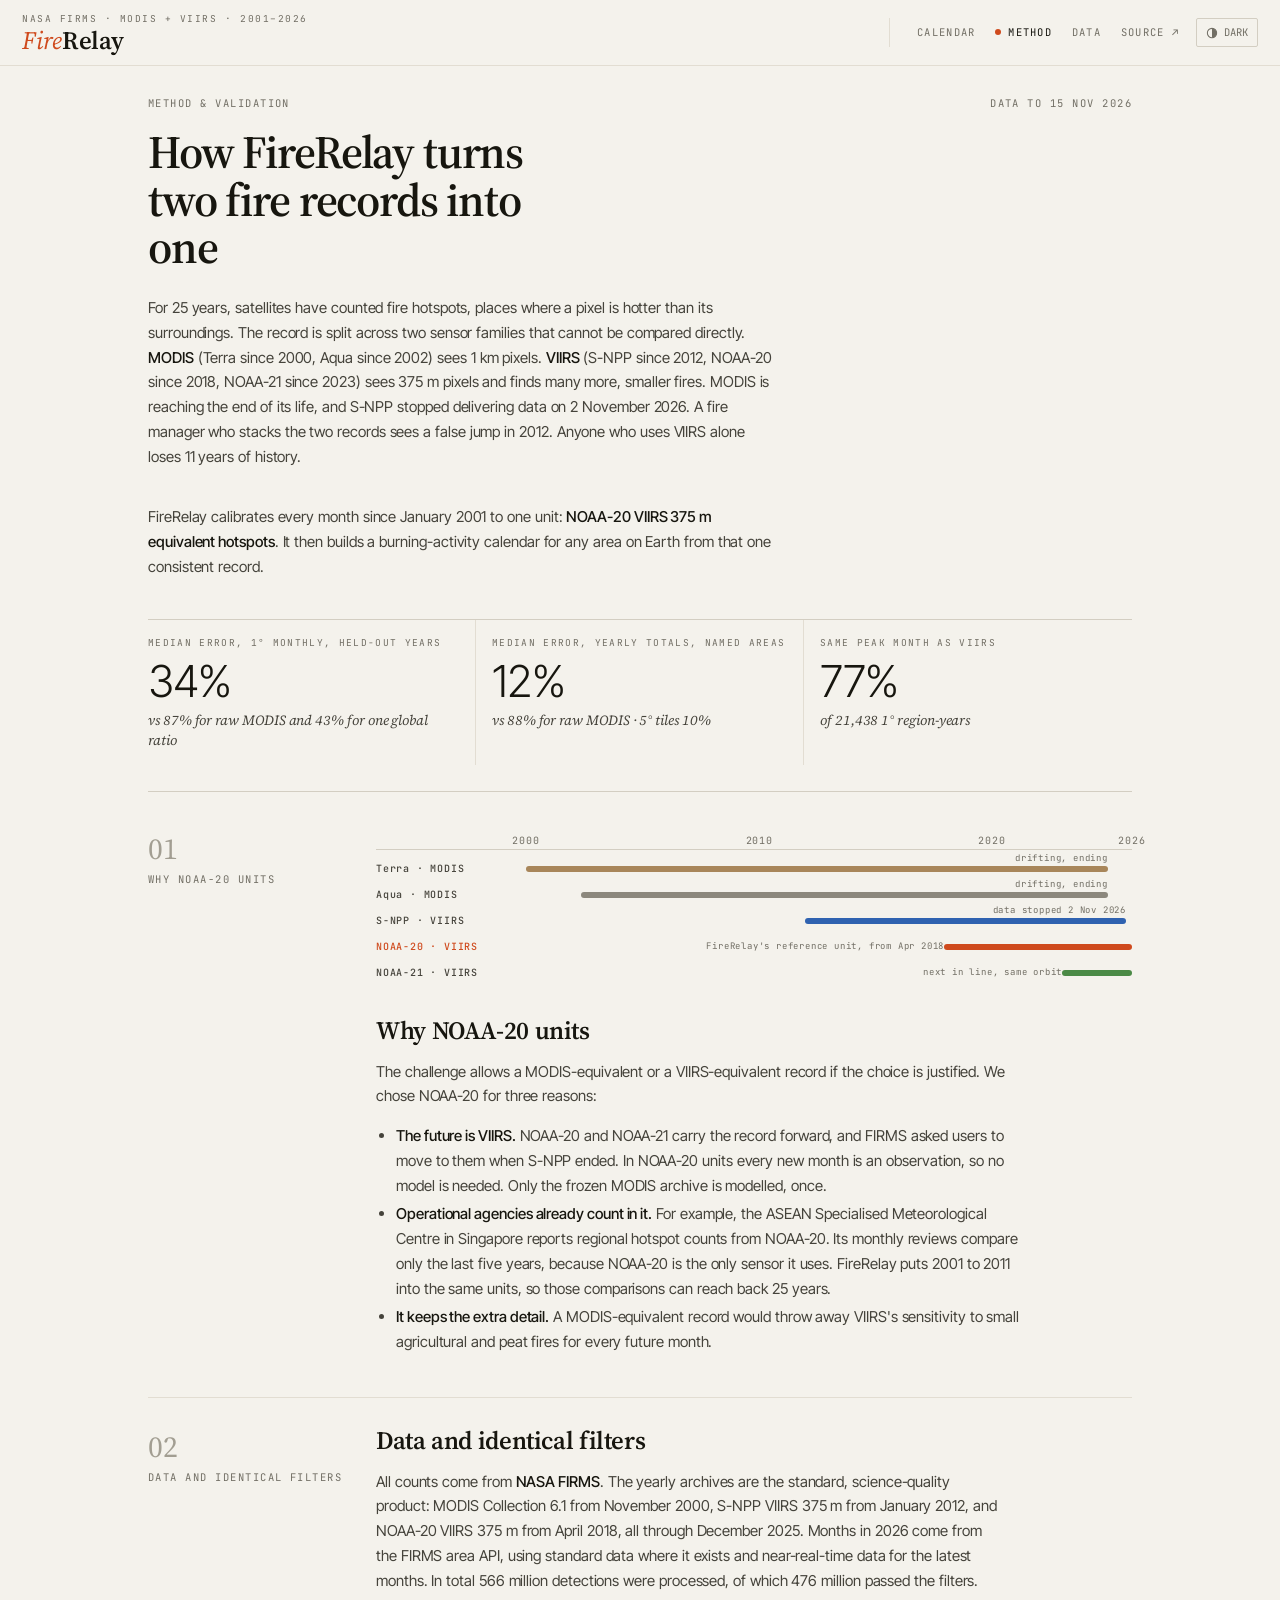
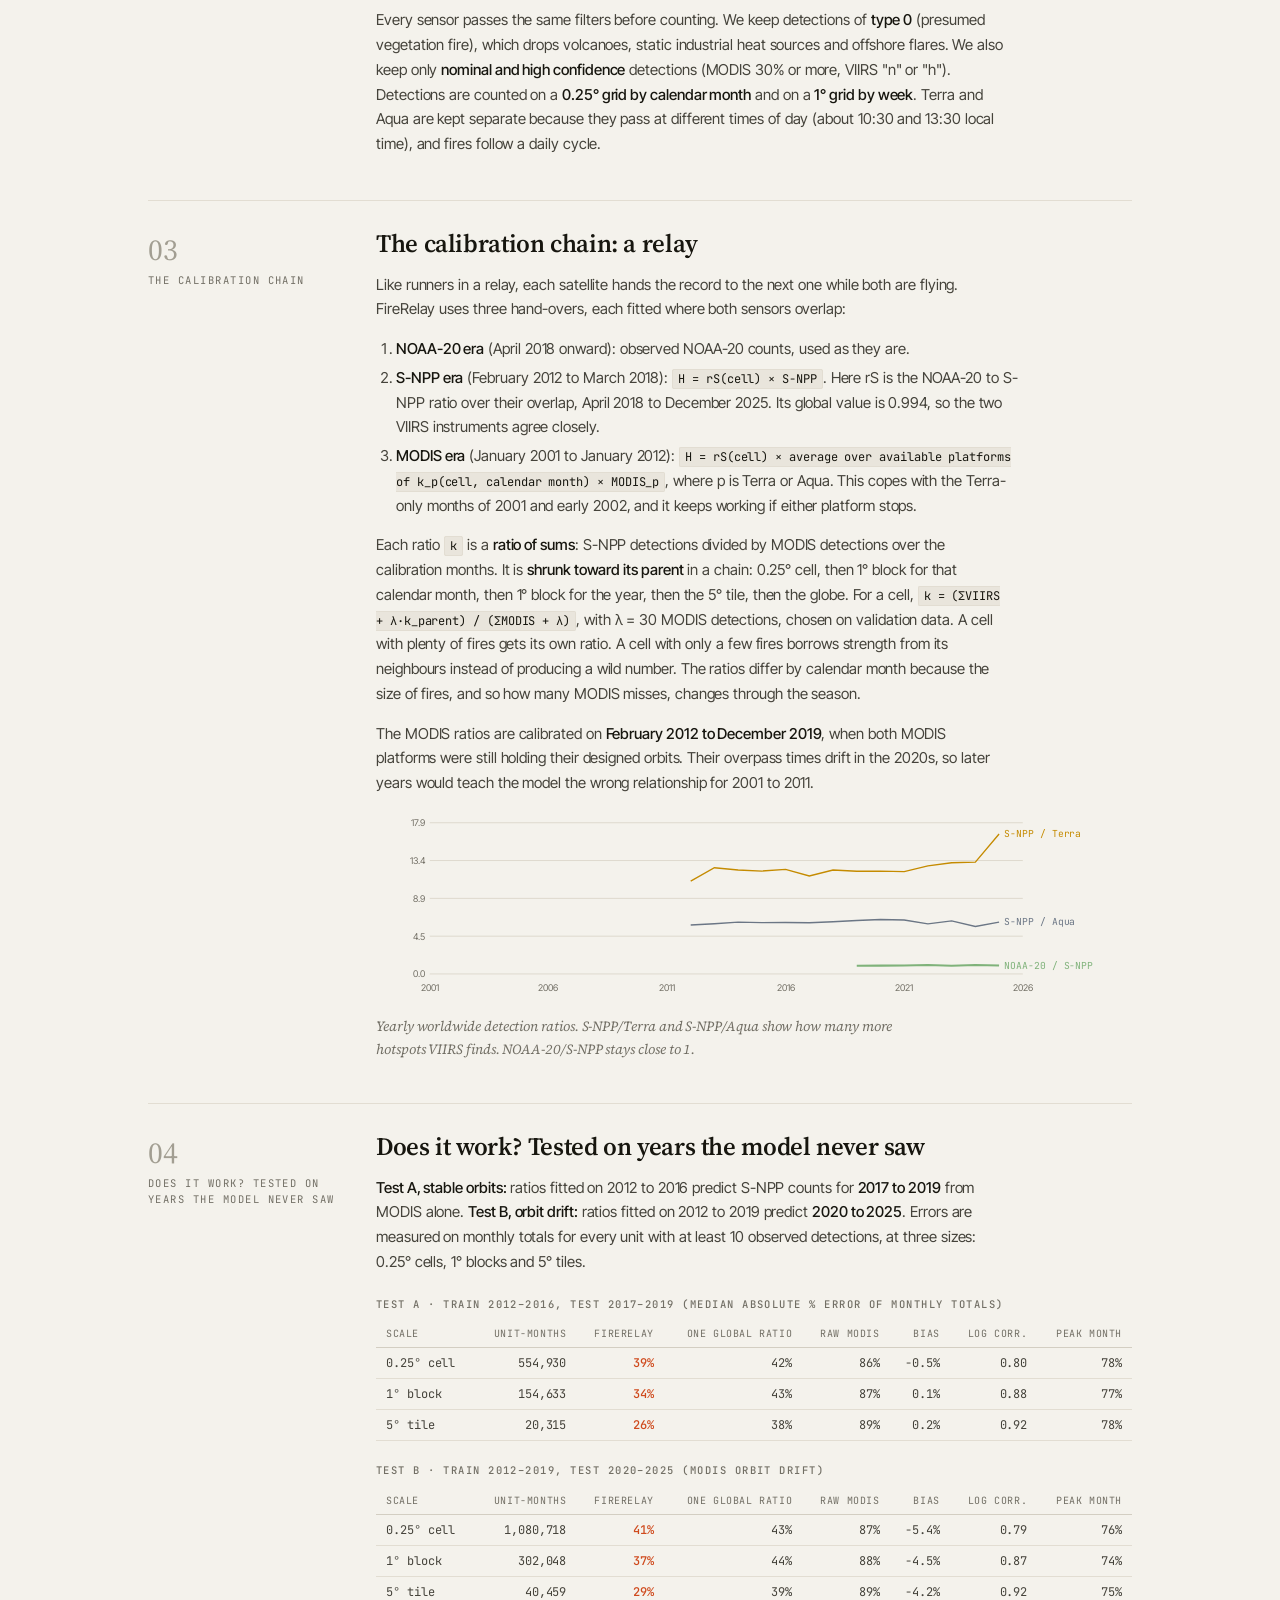
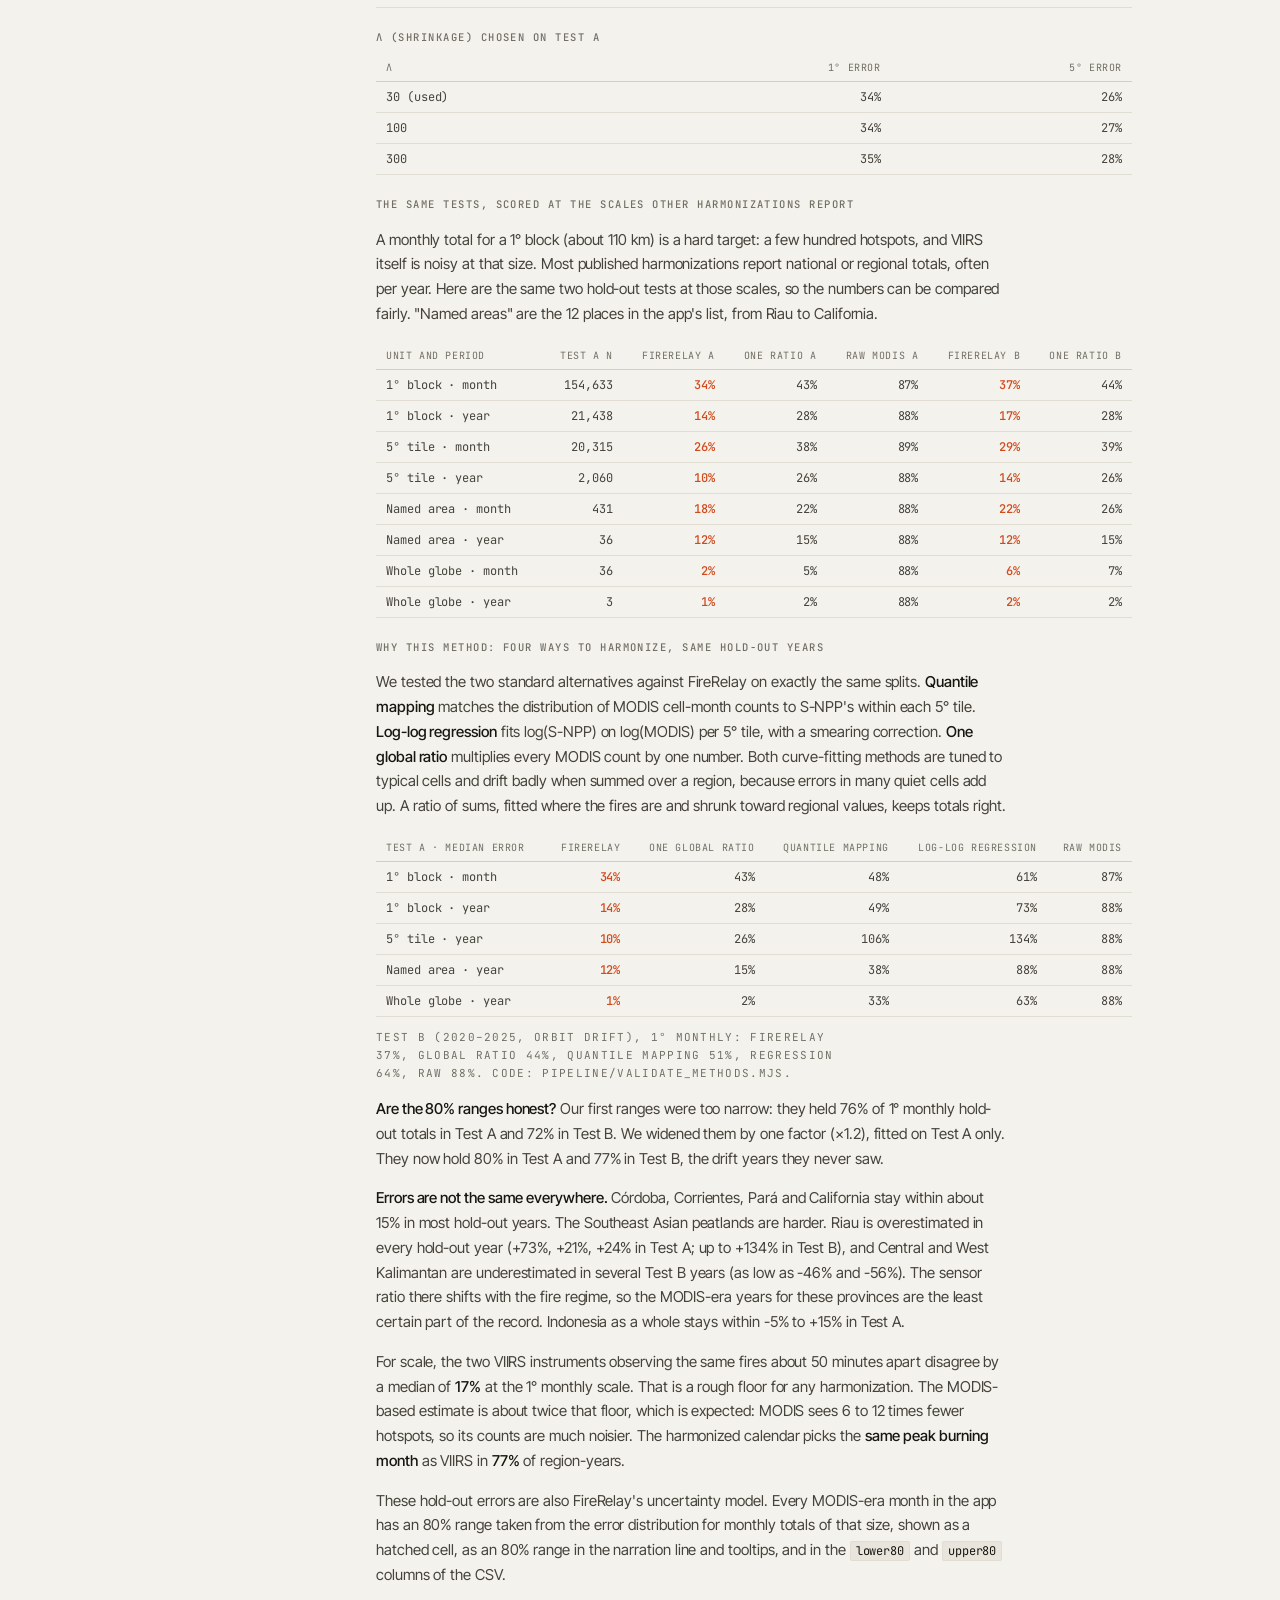
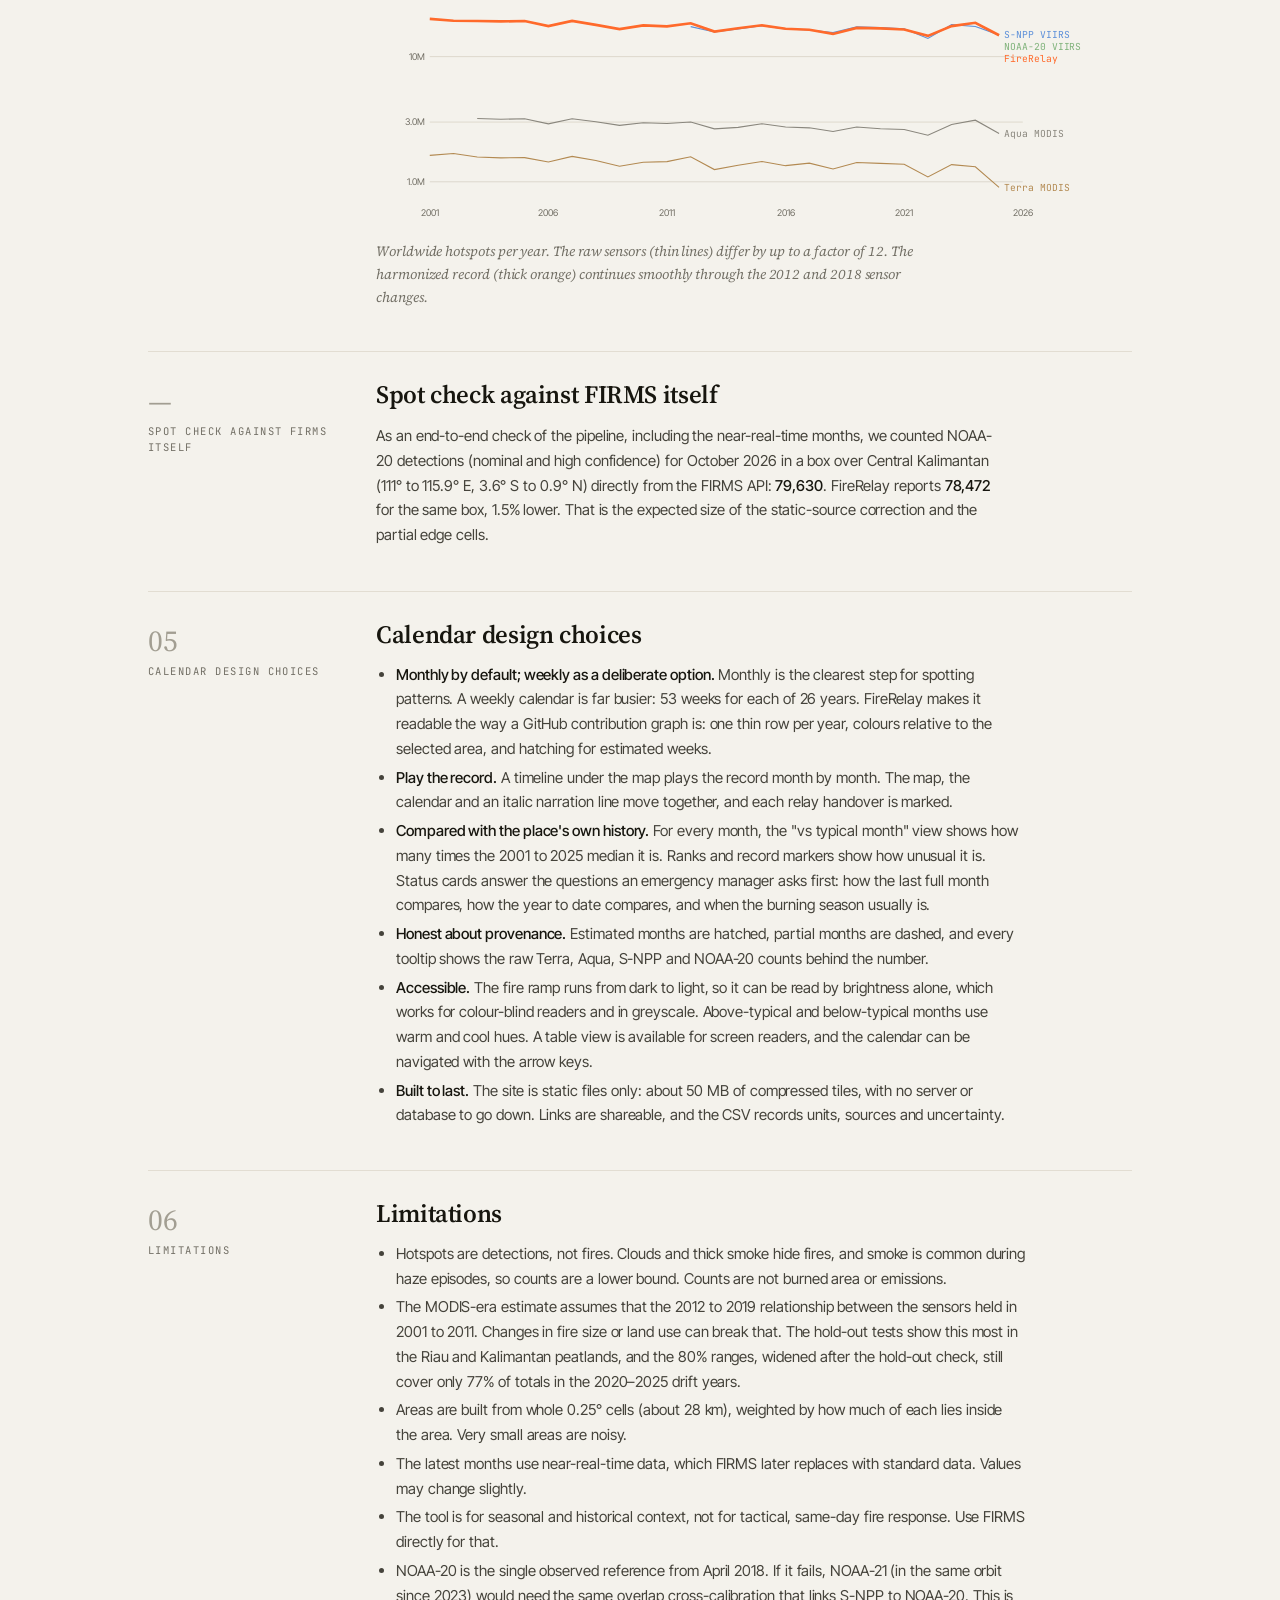
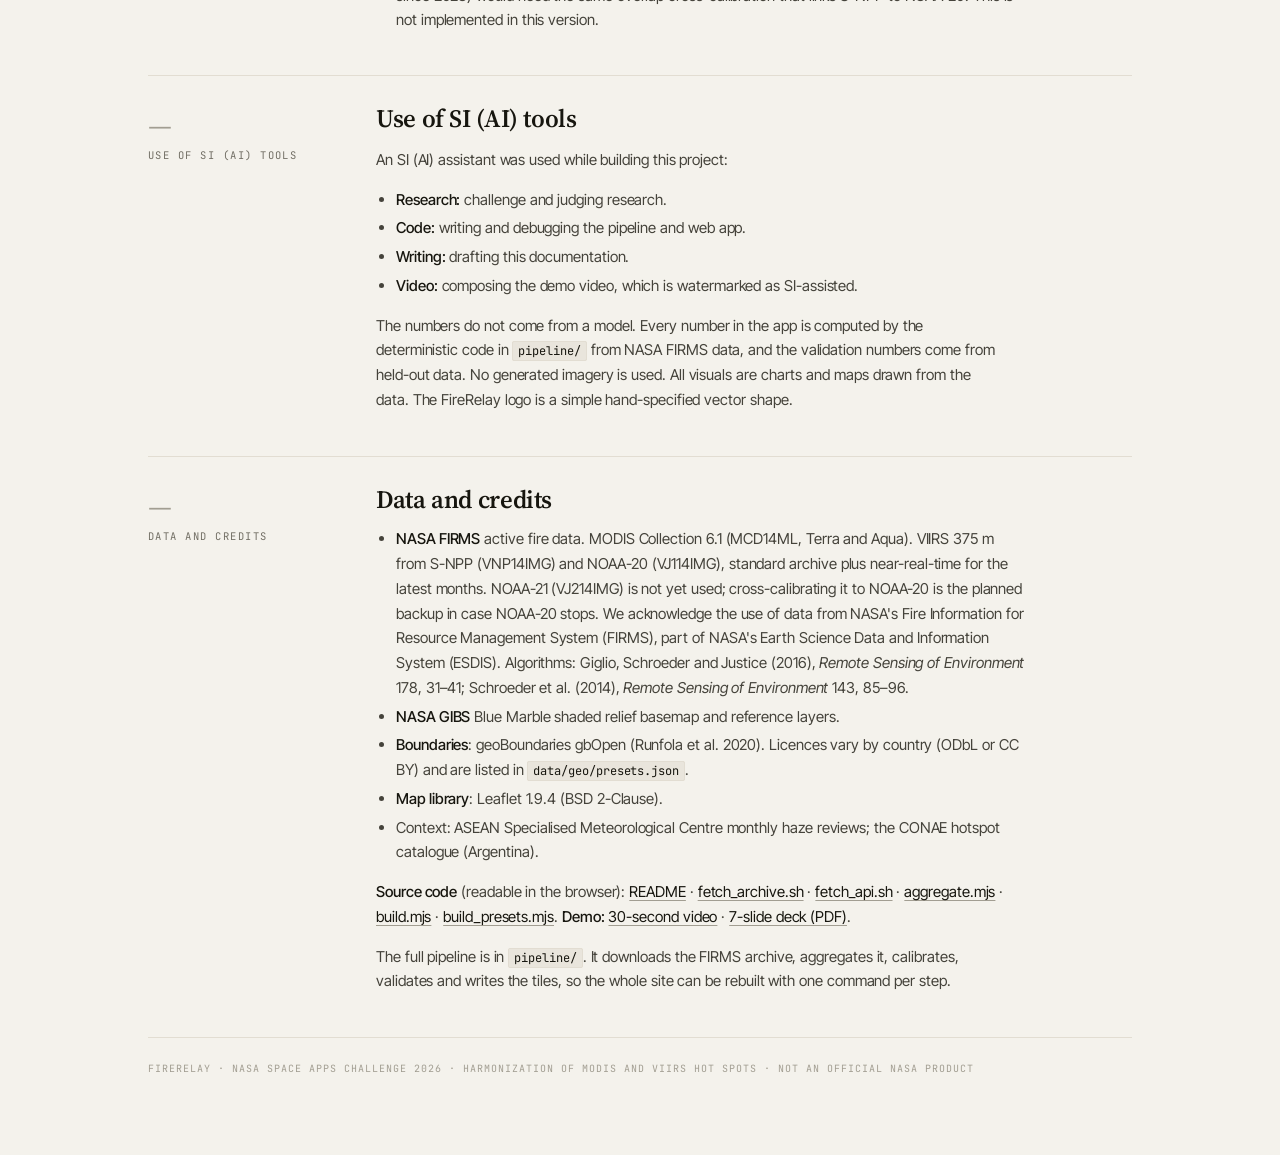
<file: web/method.html>
<!doctype html>
<html lang="en">
<head>
<meta charset="utf-8">
<meta name="viewport" content="width=device-width, initial-scale=1">
<title>FireRelay · method and validation</title>
<meta name="description" content="How FireRelay harmonizes MODIS and VIIRS active-fire hotspots into one NOAA-20-equivalent record, and how well it works on held-out years.">
<link rel="icon" href="data:image/svg+xml,%3Csvg%20xmlns%3D%22http%3A%2F%2Fwww.w3.org%2F2000%2Fsvg%22%20viewBox%3D%220%200%2032%2032%22%3E%3Crect%20width%3D%2232%22%20height%3D%2232%22%20rx%3D%227%22%20fill%3D%22%23b10026%22%2F%3E%3Cpath%20d%3D%22M5.5%2022.5%20C%2010%2022.5%2C%2011%2012.5%2C%2016%2012.5%20S%2022%2021.5%2C%2026.5%209.5%22%20stroke%3D%22%23fff%22%20stroke-width%3D%222.6%22%20fill%3D%22none%22%20stroke-linecap%3D%22round%22%2F%3E%3Ccircle%20cx%3D%225.5%22%20cy%3D%2222.5%22%20r%3D%222.6%22%20fill%3D%22%23ffd28a%22%2F%3E%3Ccircle%20cx%3D%2216%22%20cy%3D%2212.5%22%20r%3D%222.6%22%20fill%3D%22%23fff%22%2F%3E%3Ccircle%20cx%3D%2226.5%22%20cy%3D%229.5%22%20r%3D%222.6%22%20fill%3D%22%23fff%22%2F%3E%3C%2Fsvg%3E">
<script>document.documentElement.dataset.theme = localStorage.getItem('fr-theme') || 'light';</script><link rel="preconnect" href="https://fonts.googleapis.com"><link rel="preconnect" href="https://fonts.gstatic.com" crossorigin>
<link rel="stylesheet" href="https://fonts.googleapis.com/css2?family=Source+Serif+4:ital,opsz,wght@0,8..60,400;0,8..60,600;1,8..60,400&family=Inter+Tight:wght@300;400;500;600&family=JetBrains+Mono:wght@400;500&display=swap">
<link rel="stylesheet" href="style.css">
</head>
<body class="doc">
<header class="hdr" style="position:sticky;top:0;height:66px">
  <div class="hdr-l">
    <div class="kickline">NASA FIRMS · MODIS + VIIRS · 2001–2026</div>
    <div class="brandrow"><a class="logo" href="./"><em>Fire</em>Relay</a><span class="vrule" aria-hidden="true"></span><span class="tagline">Method, validation and data</span></div>
  </div>
  <div class="hdr-r">
    <nav class="nav mono" aria-label="Main"><a href="./">CALENDAR</a><a class="on" href="method.html" aria-current="page"><i class="dot"></i>METHOD</a><a href="#data">DATA</a><a href="https://github.com/su0as/firerelay" rel="noopener">SOURCE ↗</a><button class="themebtn" id="themeBtn" aria-label="Switch colour theme"><svg viewBox="0 0 16 16" aria-hidden="true"><circle cx="8" cy="8" r="6.2" fill="none" stroke="currentColor" stroke-width="1.4"/><path d="M8 1.8a6.2 6.2 0 0 1 0 12.4z" fill="currentColor"/></svg><span id="themeLbl">DARK</span></button></nav>
  </div>
</header>

<div class="docwrap">
<div class="lead">
  <div class="kick mono"><span>METHOD &amp; VALIDATION</span><span id="built"></span></div>
  <h1>How FireRelay turns two fire records into one</h1>
  <p>For 25 years, satellites have counted fire hotspots, places where a pixel is hotter than its surroundings. The record is split across two sensor families that cannot be compared directly. <b>MODIS</b> (Terra since 2000, Aqua since 2002) sees 1 km pixels. <b>VIIRS</b> (S-NPP since 2012, NOAA-20 since 2018, NOAA-21 since 2023) sees 375 m pixels and finds many more, smaller fires. MODIS is reaching the end of its life, and S-NPP stopped delivering data on 2 November 2026. A fire manager who stacks the two records sees a false jump in 2012. Anyone who uses VIIRS alone loses 11 years of history.</p>
  <p>FireRelay calibrates every month since January 2001 to one unit: <b>NOAA-20 VIIRS 375 m equivalent hotspots</b>. It then builds a burning-activity calendar for any area on Earth from that one consistent record.</p>
  <div class="kpis" id="kpis"></div>
</div>

<section>
  <div class="kick mono"><b>01</b>WHY NOAA-20 UNITS</div>
  <div>
  <div class="sat-tl" aria-label="Satellite timeline">
    <div class="sat-row"><span class="y" style="--l:0">2000</span><span class="y" style="--l:38.5">2010</span><span class="y" style="--l:76.9">2020</span><span class="y" style="--l:100">2026</span></div>
    <div class="sat"><b>Terra · MODIS</b><i style="--l:0;--w:96;background:#a8865a"></i><em style="--l:96;">drifting, ending</em></div>
    <div class="sat"><b>Aqua · MODIS</b><i style="--l:9;--w:87;background:#8c887d"></i><em style="--l:96;">drifting, ending</em></div>
    <div class="sat"><b>S-NPP · VIIRS</b><i style="--l:46;--w:53;background:#2f62b0"></i><em style="--l:99;">data stopped 2 Nov 2026</em></div>
    <div class="sat ref"><b>NOAA-20 · VIIRS</b><i style="--l:69;--w:31;background:#cf4a1d"></i><em style="--l:69;top:6px">FireRelay's reference unit, from Apr 2018</em></div>
    <div class="sat"><b>NOAA-21 · VIIRS</b><i style="--l:88.5;--w:11.5;background:#4b8a46"></i><em style="--l:88.5;top:6px">next in line, same orbit</em></div>
  </div>
  <h2>Why NOAA-20 units</h2>
  <p>The challenge allows a MODIS-equivalent or a VIIRS-equivalent record if the choice is justified. We chose NOAA-20 for three reasons:</p>
  <ul>
    <li><b>The future is VIIRS.</b> NOAA-20 and NOAA-21 carry the record forward, and FIRMS asked users to move to them when S-NPP ended. In NOAA-20 units every new month is an observation, so no model is needed. Only the frozen MODIS archive is modelled, once.</li>
    <li><b>Operational agencies already count in it.</b> For example, the ASEAN Specialised Meteorological Centre in Singapore reports regional hotspot counts from NOAA-20. Its monthly reviews compare only the last five years, because NOAA-20 is the only sensor it uses. FireRelay puts 2001 to 2011 into the same units, so those comparisons can reach back 25 years.</li>
    <li><b>It keeps the extra detail.</b> A MODIS-equivalent record would throw away VIIRS's sensitivity to small agricultural and peat fires for every future month.</li>
  </ul>
  </div>
</section>

<section>
  <div class="kick mono"><b>02</b>DATA AND IDENTICAL FILTERS</div>
  <div>
  <h2>Data and identical filters</h2>
  <p>All counts come from <b>NASA FIRMS</b>. The yearly archives are the standard, science-quality product: MODIS Collection 6.1 from November 2000, S-NPP VIIRS 375 m from January 2012, and NOAA-20 VIIRS 375 m from April 2018, all through December 2025. Months in 2026 come from the FIRMS area API, using standard data where it exists and near-real-time data for the latest months. <span id="rowsNote"></span></p>
  <p>Every sensor passes the same filters before counting. We keep detections of <b>type 0</b> (presumed vegetation fire), which drops volcanoes, static industrial heat sources and offshore flares. We also keep only <b>nominal and high confidence</b> detections (MODIS 30% or more, VIIRS "n" or "h"). Detections are counted on a <b>0.25° grid by calendar month</b> and on a <b>1° grid by week</b>. Terra and Aqua are kept separate because they pass at different times of day (about 10:30 and 13:30 local time), and fires follow a daily cycle.</p>
  </div>
</section>

<section>
  <div class="kick mono"><b>03</b>THE CALIBRATION CHAIN</div>
  <div>
  <h2>The calibration chain: a relay</h2>
  <p>Like runners in a relay, each satellite hands the record to the next one while both are flying. FireRelay uses three hand-overs, each fitted where both sensors overlap:</p>
  <ol>
    <li><b>NOAA-20 era</b> (April 2018 onward): observed NOAA-20 counts, used as they are.</li>
    <li><b>S-NPP era</b> (February 2012 to March 2018): <code>H = rS(cell) × S-NPP</code>. Here rS is the NOAA-20 to S-NPP ratio over their overlap, April 2018 to December 2025. Its global value is <span id="kSN"></span>, so the two VIIRS instruments agree closely.</li>
    <li><b>MODIS era</b> (January 2001 to January 2012): <code>H = rS(cell) × average over available platforms of k_p(cell, calendar month) × MODIS_p</code>, where p is Terra or Aqua. This copes with the Terra-only months of 2001 and early 2002, and it keeps working if either platform stops.</li>
  </ol>
  <p>Each ratio <code>k</code> is a <b>ratio of sums</b>: S-NPP detections divided by MODIS detections over the calibration months. It is <b>shrunk toward its parent</b> in a chain: 0.25° cell, then 1° block for that calendar month, then 1° block for the year, then the 5° tile, then the globe. For a cell, <code>k = (ΣVIIRS + λ·k_parent) / (ΣMODIS + λ)</code>, with λ = <span id="lam"></span> MODIS detections, chosen on validation data. A cell with plenty of fires gets its own ratio. A cell with only a few fires borrows strength from its neighbours instead of producing a wild number. The ratios differ by calendar month because the size of fires, and so how many MODIS misses, changes through the season.</p>
  <p>The MODIS ratios are calibrated on <b>February 2012 to December 2019</b>, when both MODIS platforms were still holding their designed orbits. Their overpass times drift in the 2020s, so later years would teach the model the wrong relationship for 2001 to 2011.</p>
  <div class="chart" id="ratioChart"></div>
  <p class="hint">Yearly worldwide detection ratios. S-NPP/Terra and S-NPP/Aqua show how many more hotspots VIIRS finds. NOAA-20/S-NPP stays close to 1.</p>
  </div>
</section>

<section>
  <div class="kick mono"><b>04</b>DOES IT WORK? TESTED ON YEARS THE MODEL NEVER SAW</div>
  <div>
  <h2>Does it work? Tested on years the model never saw</h2>
  <p><b>Test A, stable orbits:</b> ratios fitted on 2012 to 2016 predict S-NPP counts for <b>2017 to 2019</b> from MODIS alone. <b>Test B, orbit drift:</b> ratios fitted on 2012 to 2019 predict <b>2020 to 2025</b>. Errors are measured on monthly totals for every unit with at least 10 observed detections, at three sizes: 0.25° cells, 1° blocks and 5° tiles.</p>
  <div id="skill"></div>
  <h3 class="sub">The same tests, scored at the scales other harmonizations report</h3>
  <p>A monthly total for a 1° block (about 110 km) is a hard target: a few hundred hotspots, and VIIRS itself is noisy at that size. Most published harmonizations report national or regional totals, often per year. Here are the same two hold-out tests at those scales, so the numbers can be compared fairly. "Named areas" are the 12 places in the app's list, from Riau to California.</p>
  <div id="scales"></div>
  <h3 class="sub">Why this method: four ways to harmonize, same hold-out years</h3>
  <p>We tested the two standard alternatives against FireRelay on exactly the same splits. <b>Quantile mapping</b> matches the distribution of MODIS cell-month counts to S-NPP's within each 5° tile. <b>Log-log regression</b> fits log(S-NPP) on log(MODIS) per 5° tile, with a smearing correction. <b>One global ratio</b> multiplies every MODIS count by one number. Both curve-fitting methods are tuned to typical cells and drift badly when summed over a region, because errors in many quiet cells add up. A ratio of sums, fitted where the fires are and shrunk toward regional values, keeps totals right.</p>
  <div id="contest"></div>
  <p id="covNote"></p>
  <p id="regNote"></p>
  <p>For scale, the two VIIRS instruments observing the same fires about 50 minutes apart disagree by a median of <b id="vvBlock"></b> at the 1° monthly scale. That is a rough floor for any harmonization. The MODIS-based estimate is about twice that floor, which is expected: MODIS sees 6 to 12 times fewer hotspots, so its counts are much noisier. The harmonized calendar picks the <b>same peak burning month</b> as VIIRS in <b id="peakPct"></b> of region-years.</p>
  <p>These hold-out errors are also FireRelay's uncertainty model. Every MODIS-era month in the app has an 80% range taken from the error distribution for monthly totals of that size, shown as a hatched cell, as an 80% range in the narration line and tooltips, and in the <code>lower80</code> and <code>upper80</code> columns of the CSV.</p>
  <div class="chart" id="globalChart"></div>
  <p class="hint">Worldwide hotspots per year. The raw sensors (thin lines) differ by up to a factor of 12. The harmonized record (thick orange) continues smoothly through the 2012 and 2018 sensor changes.</p>
  </div>
</section>

<section>
  <div class="kick mono"><b>—</b>SPOT CHECK AGAINST FIRMS ITSELF</div>
  <div>
  <h2>Spot check against FIRMS itself</h2>
  <p>As an end-to-end check of the pipeline, including the near-real-time months, we counted NOAA-20 detections (nominal and high confidence) for October 2026 in a box over Central Kalimantan (111° to 115.9° E, 3.6° S to 0.9° N) directly from the FIRMS API: <b>79,630</b>. FireRelay reports <b>78,472</b> for the same box, 1.5% lower. That is the expected size of the static-source correction and the partial edge cells.</p>
  </div>
</section>

<section>
  <div class="kick mono"><b>05</b>CALENDAR DESIGN CHOICES</div>
  <div>
  <h2>Calendar design choices</h2>
  <ul>
    <li><b>Monthly by default; weekly as a deliberate option.</b> Monthly is the clearest step for spotting patterns. A weekly calendar is far busier: 53 weeks for each of 26 years. FireRelay makes it readable the way a GitHub contribution graph is: one thin row per year, colours relative to the selected area, and hatching for estimated weeks.</li>
    <li><b>Play the record.</b> A timeline under the map plays the record month by month. The map, the calendar and an italic narration line move together, and each relay handover is marked.</li>
    <li><b>Compared with the place's own history.</b> For every month, the "vs typical month" view shows how many times the 2001 to 2025 median it is. Ranks and record markers show how unusual it is. Status cards answer the questions an emergency manager asks first: how the last full month compares, how the year to date compares, and when the burning season usually is.</li>
    <li><b>Honest about provenance.</b> Estimated months are hatched, partial months are dashed, and every tooltip shows the raw Terra, Aqua, S-NPP and NOAA-20 counts behind the number.</li>
    <li><b>Accessible.</b> The fire ramp runs from dark to light, so it can be read by brightness alone, which works for colour-blind readers and in greyscale. Above-typical and below-typical months use warm and cool hues. A table view is available for screen readers, and the calendar can be navigated with the arrow keys.</li>
    <li><b>Built to last.</b> The site is static files only: about 50 MB of compressed tiles, with no server or database to go down. Links are shareable, and the CSV records units, sources and uncertainty.</li>
  </ul>
  </div>
</section>

<section>
  <div class="kick mono"><b>06</b>LIMITATIONS</div>
  <div>
  <h2>Limitations</h2>
  <ul>
    <li>Hotspots are detections, not fires. Clouds and thick smoke hide fires, and smoke is common during haze episodes, so counts are a lower bound. Counts are not burned area or emissions.</li>
    <li>The MODIS-era estimate assumes that the 2012 to 2019 relationship between the sensors held in 2001 to 2011. Changes in fire size or land use can break that. The hold-out tests show this most in the Riau and Kalimantan peatlands, and the 80% ranges, widened after the hold-out check, still cover only 77% of totals in the 2020–2025 drift years.</li>
    <li>Areas are built from whole 0.25° cells (about 28 km), weighted by how much of each lies inside the area. Very small areas are noisy.</li>
    <li>The latest months use near-real-time data, which FIRMS later replaces with standard data. Values may change slightly.</li>
    <li>The tool is for seasonal and historical context, not for tactical, same-day fire response. Use FIRMS directly for that.</li>
    <li>NOAA-20 is the single observed reference from April 2018. If it fails, NOAA-21 (in the same orbit since 2023) would need the same overlap cross-calibration that links S-NPP to NOAA-20. This is not implemented in this version.</li>
  </ul>
  </div>
</section>

<section id="si">
  <div class="kick mono"><b>—</b>USE OF SI (AI) TOOLS</div>
  <div>
  <h2>Use of SI (AI) tools</h2>
  <p>An SI (AI) assistant was used while building this project:</p>
  <ul>
    <li><b>Research:</b> challenge and judging research.</li>
    <li><b>Code:</b> writing and debugging the pipeline and web app.</li>
    <li><b>Writing:</b> drafting this documentation.</li>
    <li><b>Video:</b> composing the demo video, which is watermarked as SI-assisted.</li>
  </ul>
  <p>The numbers do not come from a model. Every number in the app is computed by the deterministic code in <code>pipeline/</code> from NASA FIRMS data, and the validation numbers come from held-out data. No generated imagery is used. All visuals are charts and maps drawn from the data. The FireRelay logo is a simple hand-specified vector shape.</p>
  </div>
</section>

<section id="data">
  <div class="kick mono"><b>—</b>DATA AND CREDITS</div>
  <div>
  <h2>Data and credits</h2>
  <ul>
    <li><b>NASA FIRMS</b> active fire data. MODIS Collection 6.1 (MCD14ML, Terra and Aqua). VIIRS 375 m from S-NPP (VNP14IMG) and NOAA-20 (VJ114IMG), standard archive plus near-real-time for the latest months. NOAA-21 (VJ214IMG) is not yet used; cross-calibrating it to NOAA-20 is the planned backup in case NOAA-20 stops. We acknowledge the use of data from NASA's Fire Information for Resource Management System (FIRMS), part of NASA's Earth Science Data and Information System (ESDIS). Algorithms: Giglio, Schroeder and Justice (2016), <i>Remote Sensing of Environment</i> 178, 31–41; Schroeder et al. (2014), <i>Remote Sensing of Environment</i> 143, 85–96.</li>
    <li><b>NASA GIBS</b> Blue Marble shaded relief basemap and reference layers.</li>
    <li><b>Boundaries</b>: geoBoundaries gbOpen (Runfola et al. 2020). Licences vary by country (ODbL or CC BY) and are listed in <code>data/geo/presets.json</code>.</li>
    <li><b>Map library</b>: Leaflet 1.9.4 (BSD 2-Clause).</li>
    <li>Context: ASEAN Specialised Meteorological Centre monthly haze reviews; the CONAE hotspot catalogue (Argentina).</li>
  </ul>
  <p><b>Source code</b> (readable in the browser): <a href="source/README.md">README</a> · <a href="source/fetch_archive.sh.txt">fetch_archive.sh</a> · <a href="source/fetch_api.sh.txt">fetch_api.sh</a> · <a href="source/aggregate.mjs">aggregate.mjs</a> · <a href="source/build.mjs">build.mjs</a> · <a href="source/build_presets.mjs">build_presets.mjs</a>. <b>Demo:</b> <a href="demo/firerelay-demo.mp4">30-second video</a> · <a href="demo/firerelay-slides.pdf">7-slide deck (PDF)</a>.</p>
  <p>The full pipeline is in <code>pipeline/</code>. It downloads the FIRMS archive, aggregates it, calibrates, validates and writes the tiles, so the whole site can be rebuilt with one command per step.</p>
  </div>
</section>
<div class="foot">FIRERELAY · NASA SPACE APPS CHALLENGE 2026 · HARMONIZATION OF MODIS AND VIIRS HOT SPOTS · NOT AN OFFICIAL NASA PRODUCT</div>
</div>

<script type="module">
const V = await (await fetch('data/validation.json')).json();
const M = await (await fetch('data/meta.json')).json();
const pct = x => (100 * x).toFixed(0) + '%';
const MON = ['Jan','Feb','Mar','Apr','May','Jun','Jul','Aug','Sep','Oct','Nov','Dec'];
if (M.lastDate) { const d = new Date(M.lastDate + 'T00:00:00Z'); document.getElementById('built').textContent = `DATA TO ${d.getUTCDate()} ${MON[d.getUTCMonth()].toUpperCase()} ${d.getUTCFullYear()}`; }
const st = V.stable, dr = V.drift;
let VS = null; try { VS = await (await fetch('data/validation_scales.json')).json(); } catch {}
document.getElementById('kpis').innerHTML = `
 <div class="card"><div class="k">Median error, 1° monthly, held-out years</div><div class="v">${pct(st.block.medianAbsPctError.harmonized)}</div><div class="d">vs ${pct(st.block.medianAbsPctError.rawModis)} for raw MODIS and ${pct(st.block.medianAbsPctError.globalRatio)} for one global ratio</div></div>
 <div class="card"><div class="k">Median error, yearly totals, named areas</div><div class="v">${VS ? pct(VS.testA.region.annual.harmonized) : '–'}</div><div class="d">${VS ? `vs ${pct(VS.testA.region.annual.rawModis)} for raw MODIS · 5° tiles ${pct(VS.testA.tile.annual.harmonized)}` : ''}</div></div>
 <div class="card"><div class="k">Same peak month as VIIRS</div><div class="v">${pct(st.block.peakMonthAgreement)}</div><div class="d">of ${st.block.peakN.toLocaleString()} 1° region-years</div></div>`;
document.getElementById('kSN').textContent = V.snppToN20.kGlobal.toFixed(3);
document.getElementById('lam').textContent = V.lambda;
document.getElementById('vvBlock').textContent = pct(V.snppToN20.block.medianAbsPctError);
document.getElementById('peakPct').textContent = pct(st.block.peakMonthAgreement);
try { const s = await (await fetch('data/build_stats.json')).json(); document.getElementById('rowsNote').textContent = `In total ${(s.rows / 1e6).toFixed(0)} million detections were processed, of which ${(s.kept / 1e6).toFixed(0)} million passed the filters.`; } catch {}
const row = (name, o) => `<tr><td>${name}</td><td>${o.n.toLocaleString()}</td><td class="good">${pct(o.medianAbsPctError.harmonized)}</td><td>${pct(o.medianAbsPctError.globalRatio)}</td><td>${pct(o.medianAbsPctError.rawModis)}</td><td>${(100 * o.bias).toFixed(1)}%</td><td>${o.logCorr.toFixed(2)}</td><td>${pct(o.peakMonthAgreement)}</td></tr>`;
const tbl = (title, r) => `<h3>${title}</h3><table><thead><tr><th>Scale</th><th>Unit-months</th><th>FireRelay</th><th>One global ratio</th><th>Raw MODIS</th><th>Bias</th><th>Log corr.</th><th>Peak month</th></tr></thead><tbody>${row('0.25° cell', r.cell)}${row('1° block', r.block)}${row('5° tile', r.tile)}</tbody></table>`;
try { const VM = await (await fetch('data/validation_methods.json')).json(); const MT = [['fire', 'FireRelay'], ['glob', 'One global ratio'], ['qm', 'Quantile mapping'], ['lr', 'Log-log regression'], ['raw', 'Raw MODIS']];
  const cellv = (t, u, k, per) => pct(VM[t][u][per][k]); const rows = [['1° block · month', 'block', 'monthly'], ['1° block · year', 'block', 'annual'], ['5° tile · year', 'tile', 'annual'], ['Named area · year', 'region', 'annual'], ['Whole globe · year', 'globe', 'annual']];
  document.getElementById('contest').innerHTML = `<table><thead><tr><th>Test A · median error</th>${MT.map(([k, n]) => `<th>${n}</th>`).join('')}</tr></thead><tbody>${rows.map(([lab, u, per]) => `<tr><td>${lab}</td>${MT.map(([k]) => `<td${k === 'fire' ? ' class="good"' : ''}>${cellv('testA', u, k, per)}</td>`).join('')}</tr>`).join('')}</tbody></table><p class="mono" style="font-size:11px;color:var(--ink3)">Test B (2020–2025, orbit drift), 1° monthly: FireRelay ${pct(VM.testB.block.monthly.fire)}, global ratio ${pct(VM.testB.block.monthly.glob)}, quantile mapping ${pct(VM.testB.block.monthly.qm)}, regression ${pct(VM.testB.block.monthly.lr)}, raw ${pct(VM.testB.block.monthly.raw)}. Code: pipeline/validate_methods.mjs.</p>`;
  window.__VM = VM; } catch (e) {}
if (VS) {
  const r3 = (name, a, b, k) => `<tr><td>${name}</td><td>${a[k].n.toLocaleString()}</td><td class="good">${pct(a[k].harmonized)}</td><td>${pct(a[k].globalRatio)}</td><td>${pct(a[k].rawModis)}</td><td class="good">${pct(b[k].harmonized)}</td><td>${pct(b[k].globalRatio)}</td></tr>`;
  const A = VS.testA, B = VS.testB;
  document.getElementById('scales').innerHTML = `<table><thead><tr><th>Unit and period</th><th>Test A n</th><th>FireRelay A</th><th>One ratio A</th><th>Raw MODIS A</th><th>FireRelay B</th><th>One ratio B</th></tr></thead><tbody>${r3('1° block · month', A.block, B.block, 'monthly')}${r3('1° block · year', A.block, B.block, 'annual')}${r3('5° tile · month', A.tile, B.tile, 'monthly')}${r3('5° tile · year', A.tile, B.tile, 'annual')}${r3('Named area · month', A.region, B.region, 'monthly')}${r3('Named area · year', A.region, B.region, 'annual')}${r3('Whole globe · month', A.globe, B.globe, 'monthly')}${r3('Whole globe · year', A.globe, B.globe, 'annual')}</tbody></table>`;
  const VMc = window.__VM && window.__VM.coverage; document.getElementById('covNote').innerHTML = VMc ? `<b>Are the 80% ranges honest?</b> Our first ranges were too narrow: they held ${pct(VMc.before.A)} of 1° monthly hold-out totals in Test A and ${pct(VMc.before.B)} in Test B. We widened them by one factor (×${window.__VM.rangeScale}), fitted on Test A only. They now hold ${pct(VMc.after.A)} in Test A and ${pct(VMc.after.B)} in Test B, the drift years they never saw.` : `<b>Are the 80% ranges honest?</b> In Test A, ${pct(A.block.coverage80)} of 1° monthly totals and ${pct(A.region.coverage80)} of named-area monthly totals fell inside the app's 80% range. In Test B, with MODIS orbit drift, it was ${pct(B.block.coverage80)} and ${pct(B.region.coverage80)}. The ranges are close to right in stable years and somewhat too narrow under drift, so treat them as a lower bound on the uncertainty.`;
  const rg = A.region.annualSignedErrorByRegion, rgB = B.region.annualSignedErrorByRegion, sg = v => (v > 0 ? '+' : '') + Math.round(100 * v) + '%';
  document.getElementById('regNote').innerHTML = `<b>Errors are not the same everywhere.</b> Córdoba, Corrientes, Pará and California stay within about 15% in most hold-out years. The Southeast Asian peatlands are harder. Riau is overestimated in every hold-out year (${rg.riau.map(sg).join(', ')} in Test A; up to ${sg(Math.max(...rgB.riau))} in Test B), and Central and West Kalimantan are underestimated in several Test B years (as low as ${sg(Math.min(...rgB['central-kalimantan']))} and ${sg(Math.min(...rgB['west-kalimantan']))}). The sensor ratio there shifts with the fire regime, so the MODIS-era years for these provinces are the least certain part of the record. Indonesia as a whole stays within ${sg(Math.min(...rg.indonesia))} to ${sg(Math.max(...rg.indonesia))} in Test A.`;
}
document.getElementById('skill').innerHTML = tbl('Test A · train 2012–2016, test 2017–2019 (median absolute % error of monthly totals)', st) + tbl('Test B · train 2012–2019, test 2020–2025 (MODIS orbit drift)', dr) +
  `<h3>λ (shrinkage) chosen on Test A</h3><table><thead><tr><th>λ</th><th>1° error</th><th>5° error</th></tr></thead><tbody>${Object.entries(V.lambdaSweep).map(([l, r]) => `<tr><td>${l}${+l === V.lambda ? ' (used)' : ''}</td><td>${pct(r.block.medianAbsPctError.harmonized)}</td><td>${pct(r.tile.medianAbsPctError.harmonized)}</td></tr>`).join('')}</tbody></table>`;
// charts
function lineChart(el, years, series, { log = false, h = 260, fmt = v => v } = {}) {
  const W = 900, L = 64, R = 130, T = 14, B = 26; const vals = series.flatMap(s => s.v.filter(v => v != null && v > 0));
  const mn = log ? Math.min(...vals) * 0.8 : 0, mx = Math.max(...vals) * 1.08;
  const X = i => L + (W - L - R) * i / (years.length - 1), Y = v => log ? T + (h - T - B) * (1 - (Math.log(v) - Math.log(mn)) / (Math.log(mx) - Math.log(mn))) : T + (h - T - B) * (1 - v / mx);
  let s = `<svg viewBox="0 0 ${W} ${h}" role="img">`;
  const ticks = log ? [1e5, 3e5, 1e6, 3e6, 1e7, 3e7, 1e8].filter(t => t >= mn && t <= mx) : [0, .25, .5, .75, 1].map(f => f * mx);
  for (const t of ticks) s += `<line x1="${L}" x2="${W - R}" y1="${Y(t)}" y2="${Y(t)}" style="stroke:var(--rule2)"/><text x="${L - 6}" y="${Y(t) + 4}" font-size="11" text-anchor="end" style="fill:var(--ink3)">${fmt(t)}</text>`;
  years.forEach((y, i) => { if (y % 5 === 1 || i === years.length - 1) s += `<text x="${X(i)}" y="${h - 6}" font-size="11" text-anchor="middle" style="fill:var(--ink3)">${y}</text>`; });
  const labs = []; for (const se of series) { let d = '', pen = false; se.v.forEach((v, i) => { if (v == null || !(v > 0)) { pen = false; return; } d += (pen ? 'L' : 'M') + X(i) + ' ' + Y(v); pen = true; }); s += `<path d="${d}" fill="none" stroke="${se.c}" stroke-width="${se.w || 1.6}" ${se.d ? `stroke-dasharray="${se.d}"` : ''}/>`; const li = se.v.map((v, i) => [v, i]).filter(([v]) => v != null && v > 0).pop(); if (li) labs.push({ x: X(li[1]) + 6, y: Y(li[0]) + 4, c: se.c, n: se.n }); }
  labs.sort((a, b) => a.y - b.y); for (let i = 1; i < labs.length; i++) if (labs[i].y - labs[i - 1].y < 14) labs[i].y = labs[i - 1].y + 14; for (const l of labs) s += `<text x="${l.x}" y="${l.y}" font-size="11.5" font-family="JetBrains Mono, monospace" fill="${l.c}">${l.n}</text>`;
  el.innerHTML = s + '</svg>';
}
const yrs = V.years; const big = v => v >= 1e6 ? (v / 1e6).toFixed(v >= 1e7 ? 0 : 1) + 'M' : (v / 1e3).toFixed(0) + 'k';
lineChart(document.getElementById('globalChart'), yrs, [
  { n: 'Terra MODIS', c: '#b38a52', v: V.yearly.terra, w: 1.3 }, { n: 'Aqua MODIS', c: '#8a877e', v: V.yearly.aqua, w: 1.3 },
  { n: 'S-NPP VIIRS', c: '#5b8fd9', v: V.yearly.snpp, w: 1.3 }, { n: 'NOAA-20 VIIRS', c: '#7fb27a', v: V.yearly.noaa20, w: 1.3 },
  { n: 'FireRelay', c: '#ff6a2b', v: V.yearly.harmonized, w: 3.2 }], { log: true, fmt: big });
lineChart(document.getElementById('ratioChart'), yrs, [
  { n: 'S-NPP / Terra', c: '#c58b00', v: V.ratiosByYear.snppOverTerra }, { n: 'S-NPP / Aqua', c: '#6b7685', v: V.ratiosByYear.snppOverAqua }, { n: 'NOAA-20 / S-NPP', c: '#7fb27a', v: V.ratiosByYear.n20OverSnpp, w: 2.4 }], { h: 220, fmt: v => v.toFixed(1) });
const tb = document.getElementById('themeBtn'), tl = document.getElementById('themeLbl'); const sync = () => { tl.textContent = document.documentElement.dataset.theme === 'dark' ? 'LIGHT' : 'DARK'; }; sync();
tb.onclick = () => { const t = document.documentElement.dataset.theme === 'dark' ? 'light' : 'dark'; document.documentElement.dataset.theme = t; localStorage.setItem('fr-theme', t); sync(); };
</script>
</body>
</html>
</file>
<file: web/style.css>
/* FireRelay · editorial dark atlas. Three voices: serif for story, grotesk for interface, mono for data. */
:root{
  /* light (default): warm paper atlas */
  --bg:#f4f2ec; --bg2:#ece9e1; --panel:#f8f6f1; --raise:#e9e5dc;
  --ink:#17160f; --ink2:#45433b; --ink3:#726f65; --ink4:#a29e92;
  --line:#d3cec2; --rule:#e2ddd2; --rule2:#d9d4c8;
  --ember:#cf4a1d; --ember2:#a8320f; --amber:#b5600f; --cold:#2f62b0; --moss:#4b8a46;
  --mapbg:#e9e6de; --tilefilter:grayscale(1) invert(1) sepia(.18) brightness(1.06) contrast(.72);
  --chip:rgba(244,242,236,.9); --tipbg:rgba(250,249,245,.98); --shadow:0 18px 40px -20px rgba(40,30,10,.35);
  color-scheme:light;
  --serif:"Source Serif 4","Source Serif Pro",Georgia,serif;
  --sans:"Inter Tight",Inter,system-ui,-apple-system,"Segoe UI",sans-serif;
  --mono:"JetBrains Mono","IBM Plex Mono",ui-monospace,SFMono-Regular,Menlo,monospace;
  --ease:cubic-bezier(.16,1,.3,1); --ease2:cubic-bezier(.32,.72,0,1);
  --hdr:66px; --tl:124px; --rail:250px; --side:480px;
}
:root[data-theme=dark]{
  --bg:#0b0b0a; --bg2:#0f0f0e; --panel:#121210; --raise:#171715;
  --ink:#ecebe4; --ink2:#b3b1a8; --ink3:#7d7b73; --ink4:#55534d;
  --line:#2b2a27; --rule:#1d1c1a; --rule2:#24231f;
  --ember:#ff6a2b; --ember2:#c4380f; --amber:#ffb547; --cold:#5b8fd9; --moss:#7fb27a;
  --mapbg:#0d0d0c; --tilefilter:grayscale(1) sepia(.22) brightness(.78) contrast(1.12);
  --chip:rgba(15,15,14,.85); --tipbg:rgba(18,18,16,.97); --shadow:0 18px 40px -18px rgba(0,0,0,.9);
  color-scheme:dark;
}
html{transition:background-color .35s}
body,.hdr,.rail,.panel,.tl{transition:background-color .35s,color .35s,border-color .35s}
*{box-sizing:border-box}
html,body{margin:0;height:100%;background:var(--bg);color:var(--ink);font:14px/1.5 var(--sans);letter-spacing:-.005em;-webkit-font-smoothing:antialiased}
body{display:grid;grid-template-rows:var(--hdr) 1fr var(--tl);height:100vh;overflow:hidden}
a{color:var(--ink);text-decoration-color:var(--ink4);text-underline-offset:3px}
a:hover{text-decoration-color:var(--ember)}
button{font:inherit;color:inherit;background:none;border:0;cursor:pointer;padding:0}
.mono{font-family:var(--mono);font-size:10.5px;letter-spacing:.12em;text-transform:uppercase;font-variant-numeric:tabular-nums}
.kick{display:flex;flex-wrap:wrap;justify-content:space-between;gap:2px 12px;color:var(--ink3);font-family:var(--mono);font-size:10.5px;letter-spacing:.14em;text-transform:uppercase}
::selection{background:var(--ember);color:#000}
:focus-visible{outline:1px solid var(--amber);outline-offset:2px}

/* entrance */
.rise{animation:rise .9s var(--ease) both;animation-delay:calc(var(--d,0) * 70ms + 80ms)}
@keyframes rise{from{opacity:0;transform:translateY(12px)}to{opacity:1;transform:none}}
@media (prefers-reduced-motion:reduce){*{animation:none!important;transition:none!important}}

/* header */
.hdr{display:flex;align-items:center;justify-content:space-between;gap:24px;padding:0 22px;border-bottom:1px solid var(--rule);background:var(--bg);position:relative;z-index:1000}
.madewith{color:var(--ink3);display:flex;gap:8px;font-size:9.5px;letter-spacing:.16em;margin-bottom:3px}
.madewith i{font-style:normal;color:var(--ink4)}
.brandrow{display:flex;align-items:baseline;gap:14px}
.logo{font-family:var(--serif);font-size:25px;font-weight:600;text-decoration:none;letter-spacing:-.02em;line-height:1}
.logo em{color:var(--ember);font-weight:400;margin-right:1px}
.vrule{width:1px;height:16px;background:var(--line);align-self:center}
.tagline{font-family:var(--serif);font-style:italic;color:var(--ink2);font-size:15px;white-space:nowrap}
.hdr-r{display:flex;align-items:center;gap:26px}
.stat{display:flex;flex-direction:column;align-items:flex-end;line-height:1}
.stat b{font-family:var(--serif);font-weight:400;font-size:22px;letter-spacing:-.01em;font-variant-numeric:tabular-nums}
.stat span{font-family:var(--mono);font-size:9.5px;letter-spacing:.16em;color:var(--ink3);margin-top:5px}
.nav{display:flex;gap:2px;border-left:1px solid var(--rule);padding-left:18px}
.nav a{padding:7px 9px;text-decoration:none;color:var(--ink3);transition:color .2s}
.nav a:hover{color:var(--ink)}
.nav a.on{color:var(--ink)}
.dot{display:inline-block;width:6px;height:6px;border-radius:50%;background:var(--ember);margin-right:7px;vertical-align:1px;box-shadow:0 0 0 0 rgba(255,106,43,.6);animation:beat 2.4s infinite}
@keyframes beat{0%{box-shadow:0 0 0 0 rgba(255,106,43,.55)}70%{box-shadow:0 0 0 7px rgba(255,106,43,0)}100%{box-shadow:0 0 0 0 rgba(255,106,43,0)}}

/* stage */
.stage{display:grid;grid-template-columns:var(--rail) 1fr var(--side);min-height:0}
.rail{border-right:1px solid var(--rule);padding:16px 0 12px;display:flex;flex-direction:column;min-height:0;background:var(--bg)}
.tabs{display:flex;gap:18px;padding:0 18px;border-bottom:1px solid var(--rule)}
.tabs button{padding:8px 0 9px;color:var(--ink3);border-bottom:1px solid transparent;margin-bottom:-1px;transition:color .2s,border-color .2s}
.tabs button[aria-selected=true]{color:var(--ink);border-bottom-color:var(--ember)}
.tabpanel{padding:10px 0 0;overflow:auto;min-height:0;flex:1}
.files{display:flex;flex-direction:column}
.files h3{margin:14px 18px 6px;font:500 9.5px/1 var(--mono);letter-spacing:.16em;color:var(--ink4);text-transform:uppercase}
.files h3:first-child{margin-top:4px}
.file{display:grid;grid-template-columns:26px 1fr;align-items:baseline;gap:4px;text-align:left;padding:6px 18px;color:var(--ink2);position:relative;transition:color .2s,background .25s,padding .35s var(--ease);animation:rise .7s var(--ease) both;animation-delay:calc(var(--i) * 35ms + 250ms)}
.file .n{font:400 10px var(--mono);color:var(--ink4);letter-spacing:.06em}
.file .t{font-size:13.5px;line-height:1.3}
.file:hover{color:var(--ink);background:var(--bg2);padding-left:22px}
.file[aria-pressed=true]{color:var(--ink);background:linear-gradient(90deg,rgba(255,106,43,.10),transparent 80%)}
.file[aria-pressed=true]::before{content:"";position:absolute;left:0;top:6px;bottom:6px;width:2px;background:var(--ember)}
.file[aria-pressed=true] .n{color:var(--ember)}
.tools{display:flex;flex-wrap:wrap;gap:6px;padding:4px 18px}
.tbtn{border:1px solid var(--line);border-radius:2px;padding:7px 10px;color:var(--ink2);transition:border-color .2s,color .2s,background .2s}
.tbtn:hover{border-color:var(--ink3);color:var(--ink)}
.tbtn.active{border-color:var(--ember);color:var(--ember)}
.tbtn.ghost{border-color:transparent}
.note{font-family:var(--serif);font-style:italic;color:var(--ink3);font-size:13.5px;padding:6px 18px;margin:0}
.coords{display:grid;grid-template-columns:1fr 1fr;gap:8px;padding:6px 18px 14px;border-bottom:1px solid var(--rule)}
.coords .kick,.coords button{grid-column:1/-1}
.coords label{display:flex;flex-direction:column;gap:4px}
.coords label span{color:var(--ink4);font-size:9.5px}
.coords input{background:var(--bg2);border:1px solid var(--line);border-radius:2px;color:var(--ink);padding:6px 7px;font:12.5px var(--mono);width:100%}
.coords input:focus{border-color:var(--ember);outline:none}
.howto{border-top:1px solid var(--rule);padding:12px 18px 0;margin-top:8px}
.howto p{font-family:var(--serif);font-size:13px;line-height:1.5;color:var(--ink2);margin:6px 0 0}
.howto em{color:var(--ink)}
.howto .keys{font-family:var(--mono);color:var(--ink4);font-size:9.5px;margin-top:10px}

/* map */
.mapwrap{position:relative;min-height:0;background:var(--mapbg);animation:fadein 1.4s ease both}
@keyframes fadein{from{opacity:0}to{opacity:1}}
#map{position:absolute;inset:0;background:var(--mapbg)}
.leaflet-container{font:inherit;background:var(--mapbg)}
.leaflet-tile-pane{filter:var(--tilefilter);transition:filter .35s}
.leaflet-control-zoom{border:0!important;margin:14px 14px 0 0!important}
.leaflet-control-zoom a{background:var(--chip)!important;color:var(--ink2)!important;border:1px solid var(--line)!important;border-radius:2px!important;width:30px!important;height:30px!important;line-height:28px!important;font:300 18px var(--sans)!important;margin-bottom:4px}
.leaflet-control-zoom a:hover{color:var(--ink)!important;border-color:var(--ink3)!important}
.leaflet-control-attribution{background:var(--chip)!important;color:var(--ink4)!important;font:9.5px var(--mono)!important;letter-spacing:.04em}
.leaflet-control-attribution a{color:var(--ink3)!important}
.map-k{position:absolute;left:16px;top:14px;z-index:500;color:var(--ink2);display:flex;gap:8px;pointer-events:none}
.map-k i{font-style:normal;color:var(--ink4)}
.map-xy{position:absolute;left:16px;bottom:30px;z-index:500;color:var(--ink3);pointer-events:none;font-size:10px}
.map-ramp{position:absolute;right:16px;bottom:30px;z-index:500;color:var(--ink3);font-size:9.5px;display:flex;flex-direction:column;align-items:flex-end;gap:5px;pointer-events:none}
.map-ramp .bar{width:180px;height:6px;border-radius:1px}
.map-ramp .ticks{width:180px;display:flex;justify-content:space-between}
.fb-draw{cursor:crosshair!important}
.pulse{position:relative;width:0;height:0}
.pulse i{position:absolute;left:-9px;top:-9px;width:18px;height:18px;border-radius:50%;border:1px solid var(--amber);animation:ring 1.8s var(--ease) infinite}
.pulse i:nth-child(2){animation-delay:.6s}
.pulse b{position:absolute;left:14px;top:-9px;background:var(--chip);border:1px solid var(--amber);padding:2px 6px 1px;border-radius:2px;white-space:nowrap;font:500 9.5px var(--mono);letter-spacing:.12em;color:var(--amber);}
@keyframes ring{from{transform:scale(.4);opacity:1}to{transform:scale(2.4);opacity:0}}
.leaflet-div-icon{background:none;border:0}

/* side panel */
.panel{border-left:1px solid var(--rule);padding:18px 22px 22px;overflow-y:auto;min-height:0;background:var(--bg);scrollbar-width:thin;scrollbar-color:var(--line) transparent}
.panel h1{font-family:var(--serif);font-weight:600;font-size:29px;line-height:1.06;letter-spacing:-.02em;margin:8px 0 5px}
.deck{font-family:var(--serif);font-style:italic;font-size:16px;line-height:1.4;color:var(--amber);margin:0 0 8px}
.meta{color:var(--ink3);margin:0 0 12px;font-size:10px}
.metrics{display:grid;grid-template-columns:repeat(3,1fr);border-top:1px solid var(--line);border-bottom:1px solid var(--rule)}
.metric{padding:10px 10px 10px 0;border-right:1px solid var(--rule)}
.metric+.metric{padding-left:12px}
.metric:last-child{border-right:0}
.metric .v{font-family:var(--sans);font-weight:300;font-size:28px;line-height:1;letter-spacing:-.02em;font-variant-numeric:tabular-nums;white-space:nowrap}
.metric .v small{font:400 10px var(--mono);letter-spacing:.08em;color:var(--ink3);margin-left:4px}
.metric .l{font:400 9.5px/1.45 var(--mono);letter-spacing:.12em;color:var(--ink3);margin-top:8px;text-transform:uppercase}
.metric .l b{font-weight:500;color:var(--ink2)}
.metric .l .hot{color:var(--ember)}
.metric .l .cool{color:var(--cold)}
.narrbox{padding:10px 0 10px;border-bottom:1px solid var(--rule);min-height:70px}
.narr-t{color:var(--ink3);display:flex;justify-content:space-between;flex-wrap:wrap;gap:2px 12px;font-size:10px}
.narr-t .src{color:var(--ink4)}
.narr{font-family:var(--serif);font-style:italic;font-size:17px;line-height:1.35;margin:6px 0 0;color:var(--ink);transition:opacity .25s}
.narr.fade{opacity:.25}
.ctlbar{display:flex;gap:10px;align-items:center;margin:12px 0 8px;flex-wrap:wrap}
.seg{display:inline-flex;border:1px solid var(--line);border-radius:2px}
.seg button{padding:5px 9px;color:var(--ink3);transition:color .2s,background .2s}
.seg button+button{border-left:1px solid var(--line)}
.seg button[aria-checked=true]{background:var(--ink);color:var(--bg)}
.seg button:not([aria-checked=true]):hover{color:var(--ink)}
.lnk{color:var(--ink3);padding:5px 2px;border-bottom:1px solid var(--line)}
.lnk:hover,.lnk[aria-expanded=true]{color:var(--ink);border-color:var(--ink3)}
.cal{margin:0}
.cal svg{display:block;width:100%;height:auto;overflow:visible}
.cal .cell{cursor:pointer;animation:cellin .55s var(--ease) both;animation-delay:calc(var(--r) * 16ms + var(--c) * 6ms);transform-box:fill-box;transform-origin:center}
@keyframes cellin{from{opacity:0;transform:scale(.6)}to{opacity:1;transform:none}}
.cal .cell:hover{stroke:var(--ink);stroke-width:1}
.cal .cell.sel{stroke:var(--amber);stroke-width:1.5}
.cal text{font-family:var(--mono);font-size:9.5px;letter-spacing:.06em;fill:var(--ink3)}
.cal .ytot{fill:var(--ink4);transition:fill .2s}
.cal .rowhl{fill:rgba(236,235,228,.045)}
.legend{display:flex;flex-wrap:wrap;gap:6px 14px;align-items:center;color:var(--ink3);margin-top:10px;font-size:9.5px}
.legend .ramp{display:flex;flex-direction:column;gap:4px}
.legend .ramp .bar{width:170px;height:6px;margin:0;border-radius:1px}
.legend .ramp .ticks{display:flex;justify-content:space-between;width:170px}
.legend .sw{display:inline-flex;align-items:center;gap:5px}
.legend .sw i{display:inline-block;width:12px;height:9px;border-radius:1px}
.tablewrap{max-height:340px;overflow:auto;border:1px solid var(--rule);margin:10px 0}
.tablewrap table{border-collapse:collapse;font:11px var(--mono);width:100%;font-variant-numeric:tabular-nums}
.tablewrap th,.tablewrap td{padding:4px 6px;border-bottom:1px solid var(--rule);text-align:right;white-space:nowrap}
.tablewrap th{position:sticky;top:0;background:var(--panel);color:var(--ink3);font-weight:400}
.tablewrap caption{font:italic 13px var(--serif);color:var(--ink3);text-align:left;padding:8px}
.actions{display:flex;gap:6px;margin:16px 0 10px}
.actions button{border:1px solid var(--line);border-radius:2px;padding:7px 11px;color:var(--ink2);transition:border-color .2s,color .2s}
.actions button:hover{border-color:var(--ember);color:var(--ink)}
.fine{font-size:12px;color:var(--ink3);line-height:1.55;margin:0}
.fine a{color:var(--ink2)}

/* timeline */
.tl{display:grid;grid-template-columns:76px 1fr 290px;grid-template-rows:100%;height:var(--tl);overflow:hidden;border-top:1px solid var(--rule);background:var(--bg);position:relative;z-index:900}
.play{margin:auto;width:46px;height:46px;border:1px solid var(--line);border-radius:2px;color:var(--amber);display:grid;place-items:center;transition:border-color .2s,background .2s}
.play:hover{border-color:var(--amber);background:rgba(255,181,71,.06)}
.play.on{border-color:var(--amber);background:rgba(255,181,71,.10)}
.tl-main{position:relative;min-width:0;min-height:0}
.tl-main svg{position:absolute;left:8px;top:0;width:calc(100% - 16px);height:100%;display:block;cursor:ew-resize;outline:none}
.tl-main text{font-family:var(--mono);font-size:9.5px;letter-spacing:.1em;fill:var(--ink3)}
.tl-main .era{fill:var(--ink2);font-size:9.5px;letter-spacing:.16em}
.tl-main .tb{transition:opacity .25s}
.tl-main .future{opacity:.22}
.tl-head{transition:transform .12s linear}
.tl-read{border-left:1px solid var(--rule);padding:12px 18px 10px;min-height:0;display:flex;flex-direction:column;justify-content:space-between}
.tl-date b{font-family:var(--serif);font-weight:400;font-size:30px;line-height:1;letter-spacing:-.02em;font-variant-numeric:tabular-nums}
.tl-date b small{font:400 11px var(--mono);letter-spacing:.14em;color:var(--ink3);margin-left:6px;vertical-align:4px}
.tl-val{color:var(--ink2);font-size:10px}
.tl-val .hot{color:var(--ember)}
.tl-ctl{display:flex;justify-content:space-between;align-items:center;gap:8px}
.cmp{border:1px solid var(--line);border-radius:2px;padding:4px 7px;color:var(--ink3);font-size:9.5px;letter-spacing:.12em;transition:all .2s}
.cmp[aria-pressed=true]{border-color:var(--cold);color:var(--cold)}
.speed{display:inline-flex;align-items:center;gap:3px}
.speed button{border:1px solid var(--line);border-radius:2px;padding:3px 6px;color:var(--ink3);font-size:9.5px}
.speed button[aria-checked=true]{border-color:var(--amber);color:var(--amber)}
.speed i{font-style:normal;color:var(--ink4);font-size:9.5px;margin-left:3px}

/* tooltip */
.tip{position:fixed;z-index:3000;background:var(--tipbg);border:1px solid var(--line);border-radius:2px;padding:10px 12px;max-width:320px;pointer-events:none;box-shadow:var(--shadow);animation:tipin .18s var(--ease)}
@keyframes tipin{from{opacity:0;transform:translateY(4px)}to{opacity:1;transform:none}}
.tip .tt{font-family:var(--serif);font-size:15px;color:var(--ink);display:flex;align-items:center;gap:8px}
.tip .tt i{width:8px;height:8px;display:inline-block;border-radius:1px}
.tip .tv{font:400 11px/1.6 var(--mono);color:var(--ink2);letter-spacing:.04em;margin-top:4px}
.tip .tv b{color:var(--ink);font-weight:500}
.tip .ts{font:400 10px/1.5 var(--mono);color:var(--ink3);letter-spacing:.04em;margin-top:5px;border-top:1px solid var(--rule);padding-top:5px}

.loading{font:400 10.5px var(--mono);letter-spacing:.14em;color:var(--ink3);padding:30px 0;position:relative;overflow:hidden}
.loading::after{content:"";position:absolute;left:0;bottom:22px;height:1px;width:40%;background:linear-gradient(90deg,transparent,var(--ember),transparent);animation:scan 1.1s linear infinite}
@keyframes scan{from{transform:translateX(-100%)}to{transform:translateX(260%)}}

/* responsive */
:root{--rail:clamp(236px,17vw,290px);--side:clamp(440px,33vw,580px)}
.pcol{min-width:0}
@media (max-width:1320px){.tagline,.vrule{display:none}}
@media (max-width:1220px){.stat:nth-child(2){display:none}.hdr-r{gap:18px}}
/* stacked layout: tablets, small laptops and short screens */
@media (max-width:1100px), (max-height:600px){
  body{display:block;height:auto;overflow:auto}
  .hdr{position:sticky;top:0;height:auto;min-height:58px;padding:10px 16px;flex-wrap:wrap;row-gap:8px}
  .hdr-r{gap:16px;flex-wrap:wrap}.nav{border:0;padding-left:0}
  .stage{display:flex;flex-direction:column}
  .rail{border-right:0;border-bottom:1px solid var(--rule);padding:8px 0 0}
  .tabs{padding:0 16px}
  .tabpanel{flex:none;overflow:visible;padding-bottom:10px}
  .files{flex-direction:row;overflow-x:auto;gap:2px;padding:0 10px;scrollbar-width:none}
  .files::-webkit-scrollbar{display:none}
  .files h3{display:none}
  .file{grid-template-columns:auto;white-space:nowrap;padding:7px 10px;border:1px solid var(--rule);border-radius:2px}
  .file:hover{padding-left:10px}
  .file .n{display:none}
  .file[aria-pressed=true]{border-color:var(--ember)}
  .file[aria-pressed=true]::before{display:none}
  .howto{display:none}
  .coords{grid-template-columns:repeat(4,minmax(0,1fr))}
  .mapwrap{height:clamp(340px,56vh,620px)}
  .panel{border-left:0;overflow:visible;padding:18px 16px 26px;display:grid;grid-template-columns:minmax(0,1fr) minmax(0,1.15fr);column-gap:28px;align-items:start}
  .tl{position:sticky;bottom:0;grid-template-columns:60px 1fr 220px;height:112px;--tl:112px;box-shadow:0 -8px 24px -18px rgba(0,0,0,.4)}
  .tl-date b{font-size:24px}
}
@media (max-width:760px){
  .hdr-r .stat{display:none}
  .panel{display:block}
  .tl{grid-template-columns:52px 1fr;height:104px;--tl:104px}
  .tl-read{display:none}
  .tl-main .era,.tl-main .ho{display:none}
  .play{width:40px;height:40px}
  .metric .v{font-size:22px}
  .metric .v small{display:none}
  .panel h1{font-size:25px}
  .coords{grid-template-columns:1fr 1fr}
}
@media (max-width:420px){.metrics{grid-template-columns:1fr 1fr}.metric:last-child{grid-column:1/-1;border-top:1px solid var(--rule);padding-left:0}.nav a{padding:6px 6px}.map-ramp{display:none}}
/* ---------- method page ---------- */
body.doc{display:block;height:auto;overflow:auto}
.docwrap{max-width:1040px;margin:0 auto;padding:30px 28px 80px}
.doc .lead{display:grid;grid-template-columns:1fr;gap:6px;border-bottom:1px solid var(--line);padding-bottom:26px;margin-bottom:8px}
.doc h1{font-family:var(--serif);font-weight:600;font-size:46px;line-height:1.04;letter-spacing:-.025em;margin:10px 0 4px;max-width:18ch}
.doc .lead .deck{font-size:20px;max-width:60ch}
.doc section{display:grid;grid-template-columns:200px 1fr;gap:28px;border-bottom:1px solid var(--rule);padding:28px 0}
.doc section>.kick{display:block;padding-top:6px;color:var(--ink3)}
.doc section>.kick b{display:block;font:400 30px/1 var(--serif);color:var(--ink4);letter-spacing:0;margin-bottom:8px}
.doc h2{font-family:var(--serif);font-weight:600;font-size:25px;letter-spacing:-.015em;line-height:1.15;margin:0 0 12px}
.doc h3{font-family:var(--mono);font-weight:500;font-size:10.5px;letter-spacing:.14em;text-transform:uppercase;color:var(--ink3);margin:22px 0 8px}
.doc p,.doc li{color:var(--ink2);font-size:15px;line-height:1.65;max-width:70ch}
.doc p b,.doc li b{color:var(--ink);font-weight:500}
.doc ul,.doc ol{padding-left:20px}
.doc li{margin:4px 0}
.doc code{font:12px var(--mono);background:var(--raise);border:1px solid var(--rule);padding:1px 5px;border-radius:2px;color:var(--ink)}
.doc table{border-collapse:collapse;font:12px var(--mono);margin:6px 0 4px;font-variant-numeric:tabular-nums;width:100%;max-width:760px}
.doc th,.doc td{border-bottom:1px solid var(--rule);padding:7px 10px;text-align:right;color:var(--ink2)}
.doc th{color:var(--ink3);font-weight:400;letter-spacing:.06em;text-transform:uppercase;font-size:10px;border-bottom:1px solid var(--line)}
.doc th:first-child,.doc td:first-child{text-align:left}
.doc .good{color:var(--ember);font-weight:500}
.doc .chart svg{width:100%;height:auto}
.doc .hint{font-family:var(--serif);font-style:italic;color:var(--ink3);font-size:14px}
.kpis{display:grid;grid-template-columns:repeat(3,1fr);border-top:1px solid var(--line);margin-top:18px}
.kpis .card{padding:16px 16px 14px 0;border-right:1px solid var(--rule)}
.kpis .card+.card{padding-left:16px}
.kpis .card:last-child{border-right:0}
.kpis .k{font:400 9.5px/1.5 var(--mono);letter-spacing:.14em;color:var(--ink3);text-transform:uppercase}
.kpis .v{font:300 44px/1.05 var(--sans);letter-spacing:-.02em;margin:8px 0 6px;color:var(--ink)}
.kpis .d{font:italic 14px/1.45 var(--serif);color:var(--ink2)}
.doc .foot{color:var(--ink4);font:10px var(--mono);letter-spacing:.1em;padding-top:24px}
@media (max-width:820px){.doc section{grid-template-columns:1fr;gap:6px}.doc h1{font-size:34px}.kpis{grid-template-columns:1fr}.kpis .card{border-right:0;padding-left:0!important;border-bottom:1px solid var(--rule)}}

.themebtn{border:1px solid var(--line);border-radius:2px;padding:6px 9px;color:var(--ink3);margin-left:6px;display:inline-flex;align-items:center;gap:6px;transition:color .2s,border-color .2s}
.themebtn:hover{color:var(--ink);border-color:var(--ink3)}
.themebtn svg{width:12px;height:12px}
.kickline{color:var(--ink3);font:400 9.5px var(--mono);letter-spacing:.16em;margin-bottom:3px}
.pulse.left b{left:auto;right:14px}
.tl-val{white-space:nowrap}.cmp{white-space:nowrap}
@media (max-width:1100px), (max-height:600px){.tl{grid-template-columns:60px 1fr 270px}}
@media (max-width:760px){.tl{grid-template-columns:52px 1fr}}

.checks{display:grid;grid-template-columns:repeat(3,1fr);border-top:1px solid var(--line);border-bottom:1px solid var(--rule);margin:14px 0 4px}
.chk{padding:10px 10px 10px 0;border-right:1px solid var(--rule);min-width:0}
.chk+.chk{padding-left:12px}.chk:last-child{border-right:0}
.chk .ck{font-size:9px;letter-spacing:.14em;color:var(--ink3)}
.chk .cv{font-family:var(--sans);font-weight:300;font-size:22px;letter-spacing:-.01em;margin-top:6px;white-space:nowrap;font-variant-numeric:tabular-nums}
.chk .cv em{font-style:normal;color:var(--ember)}
.chk .cd{font-family:var(--serif);font-style:italic;font-size:12.5px;line-height:1.35;color:var(--ink2);margin-top:5px}
@media (max-width:420px){.checks{grid-template-columns:1fr}.chk{border-right:0;border-bottom:1px solid var(--rule);padding-left:0!important}}
.chk .cv{font-size:clamp(15px,1.3vw,21px);white-space:normal;overflow-wrap:anywhere}
.now{display:flex;flex-wrap:wrap;gap:6px 18px;margin:14px 0 0;font-size:10px;letter-spacing:.12em;color:var(--ink3);text-transform:uppercase}
.now span b{color:var(--ink);font-weight:500}.now span .hot{color:var(--ember)}.now span .ok{color:var(--moss)}
.now i.live{display:inline-block;width:6px;height:6px;border-radius:50%;background:var(--moss);margin-right:6px;vertical-align:1px;animation:pulseLive 1.6s infinite}
@keyframes pulseLive{50%{opacity:.25}}

/* ---- live button + tour ---- */
.livebtn,.tourbtn{border:1px solid var(--line);border-radius:2px;padding:6px 9px;color:var(--ink2);margin-left:6px;display:inline-flex;align-items:center;gap:6px;letter-spacing:.14em;transition:color .2s,border-color .2s,background .2s}
.livebtn{color:var(--ember);border-color:color-mix(in srgb,var(--ember) 45%,var(--line))}
.livebtn:hover{background:color-mix(in srgb,var(--ember) 10%,transparent)}.tourbtn:hover{color:var(--ink)}
.livebtn i.live{display:inline-block;width:7px;height:7px;border-radius:50%;background:var(--ember);animation:pulseLive 1.4s infinite;box-shadow:0 0 0 0 var(--ember)}
.now.flash{animation:flashNow 1.8s ease 2}
@keyframes flashNow{0%,100%{background:transparent}40%{background:color-mix(in srgb,var(--amber) 18%,transparent)}}
.live-toast{position:fixed;z-index:3000;max-width:380px;background:var(--tipbg,var(--bg));color:var(--ink);border:1px solid var(--line);border-left:3px solid var(--ember);padding:12px 14px;font-size:10.5px;line-height:1.7;letter-spacing:.1em;box-shadow:var(--shadow,0 12px 40px rgba(0,0,0,.18));transition:opacity .3s}
.live-toast b{color:var(--ember);font-weight:500}
.tour{position:fixed;inset:0;z-index:4000;pointer-events:none}
.tour-spot{position:fixed;border-radius:8px;box-shadow:0 0 0 9999px rgba(18,16,10,.52);outline:2px solid var(--amber);outline-offset:2px;transition:all .45s cubic-bezier(.65,0,.35,1);pointer-events:none}
.tour-card{position:fixed;width:320px;max-width:calc(100vw - 24px);background:var(--bg);color:var(--ink);border:1px solid var(--line);border-radius:6px;padding:16px 18px 12px;box-shadow:0 18px 50px rgba(0,0,0,.28);pointer-events:auto;transition:left .45s cubic-bezier(.65,0,.35,1),top .45s cubic-bezier(.65,0,.35,1)}
.tour-k{font-size:9.5px;letter-spacing:.16em;color:var(--ink3)}
.tour-t{font-family:var(--serif);font-weight:600;font-size:22px;line-height:1.15;margin:6px 0 6px}
.tour-p{font-size:13.5px;line-height:1.5;color:var(--ink2);margin:0 0 12px}
.tour-b{display:flex;justify-content:space-between;align-items:center;font-size:10px;letter-spacing:.14em}
.tour-b button{padding:6px 8px;color:var(--ink3)}.tour-b button:hover{color:var(--ink)}
.tour-b .pri{background:var(--ink);color:var(--bg);border-radius:2px;padding:7px 11px;margin-left:4px}.tour-b .pri:hover{color:var(--bg);opacity:.88}
.tour-arrow{position:fixed;width:58px;height:58px;color:var(--amber);transition:all .45s cubic-bezier(.65,0,.35,1);filter:drop-shadow(0 1px 1px rgba(0,0,0,.25))}
.tour-arrow path:first-child{stroke-dasharray:80;stroke-dashoffset:80;animation:drawArrow .6s .25s forwards}
@keyframes drawArrow{to{stroke-dashoffset:0}}
@media (max-width:760px){.tourbtn{display:none}.tour-card{width:calc(100vw - 24px)}}
.live-toast span b{color:var(--ink)}.live-toast span b.hot{color:var(--ember)}.live-toast span b.ok{color:var(--moss)}.live-toast i.live{display:inline-block;width:6px;height:6px;border-radius:50%;background:var(--moss);margin-right:6px}
@media (max-width:760px){.nav a{white-space:nowrap}.nav a[href*="github"]{display:none}.livebtn,.themebtn{padding:5px 7px;margin-left:4px}.live-toast{left:10px!important;right:10px;max-width:none}}

/* ---- four-way chart, upload, stories ---- */
.four{border-top:1px solid var(--line);margin:14px 0 4px;padding-top:10px}
.four .ck{font-size:9px;letter-spacing:.14em;color:var(--ink3)}
.four-k{display:flex;flex-wrap:wrap;gap:6px;margin:8px 0 6px}
.four-k button{font-size:9.5px;letter-spacing:.12em;border:1px solid var(--line);border-radius:2px;padding:5px 8px;color:var(--ink3);display:inline-flex;align-items:center;gap:6px}
.four-k button i{width:10px;height:3px;display:inline-block;opacity:.35}
.four-k button[aria-pressed=true]{color:var(--ink);border-color:var(--ink4)}.four-k button[aria-pressed=true] i{opacity:1}
#fourChart svg{width:100%;height:auto;display:block}#fourChart text{font:400 9px var(--mono);fill:var(--ink3);letter-spacing:.06em}
.four .cd{font-family:var(--serif);font-style:italic;font-size:12.5px;line-height:1.4;color:var(--ink2);margin:6px 0 0}
.tbtn.upl{display:inline-block;margin-top:10px;cursor:pointer}
.stories{position:fixed;inset:0;z-index:3500;background:rgba(18,16,10,.45);display:flex;align-items:flex-start;justify-content:center;overflow:auto;padding:5vh 16px}
.stories[hidden]{display:none}
.st-in{background:var(--bg);color:var(--ink);max-width:1080px;width:100%;border-radius:8px;padding:26px 28px 18px;box-shadow:0 30px 80px rgba(0,0,0,.35)}
.st-h{display:flex;justify-content:space-between;gap:20px;align-items:flex-start}.st-h h2{font-family:var(--serif);font-weight:600;font-size:clamp(22px,2.6vw,32px);line-height:1.12;margin:6px 0 18px;max-width:760px}
.st-x{font-size:10px;letter-spacing:.14em;color:var(--ink3);border:1px solid var(--line);border-radius:2px;padding:7px 10px;white-space:nowrap}
.st-grid{display:grid;grid-template-columns:repeat(auto-fill,minmax(300px,1fr));gap:14px}
.story{text-align:left;border:1px solid var(--line);border-radius:6px;padding:16px;background:color-mix(in srgb,var(--bg) 70%,#fff 30%);cursor:pointer;transition:border-color .2s,transform .2s}
.story:hover{border-color:var(--ember);transform:translateY(-2px)}
.story .k{font:400 9.5px var(--mono);letter-spacing:.14em;color:var(--ink3)}
.story .t{font-family:var(--serif);font-weight:600;font-size:21px;margin:6px 0 8px;line-height:1.15}
.story .big{display:flex;gap:18px;margin:6px 0 8px;font-family:var(--sans);font-weight:300;font-size:26px}
.story .big small{display:block;font:400 9px var(--mono);letter-spacing:.12em;color:var(--ink3);margin-top:3px}
.story .big .a{color:var(--cold)}.story .big .b{color:var(--ember)}
.story p{font-size:13px;line-height:1.45;color:var(--ink2);margin:0}
.story .go{font:400 9.5px var(--mono);letter-spacing:.14em;color:var(--ember);margin-top:10px}
@media print{body.printing>*:not(#printRoot){display:none!important}}
.nav a,.nav button{white-space:nowrap}
@media (max-width:1680px){.nav a[href="method.html#data"]{display:none}}
@media (max-width:1560px){.tagline,.brand .sub,.brand em.sub{display:none}}

.stat-chip{display:inline-block;font-weight:500;font-size:9px;letter-spacing:.14em;padding:2px 6px;border-radius:2px;margin-right:6px;border:1px solid currentColor}
.stat-chip.rec,.stat-chip.vh{background:var(--ember);color:#fff;border-color:var(--ember)}.stat-chip.hi{color:var(--ember)}.stat-chip.ab{color:var(--amber)}.stat-chip.no{color:var(--ink3)}.stat-chip.lo{color:var(--cold)}.stat-chip.nd{color:var(--ink3)}
.unusual h3{margin-top:18px}.file.un{display:flex;gap:10px;align-items:baseline;text-align:left}
.file.un .n{font:400 12px var(--mono);color:var(--ember);min-width:34px}.file.un .t small{display:block;font:400 8.5px var(--mono);letter-spacing:.12em;color:var(--ink3);margin-top:2px}
.story.ev{padding:0;overflow:hidden}.story.ev img{width:100%;aspect-ratio:52/30;object-fit:cover;display:block;background:var(--line)}.story.ev .k,.story.ev .t,.story.ev p,.story.ev .go{padding:0 16px}.story.ev .k{padding-top:12px}.story.ev .go{padding-bottom:14px}
.limits{border-top:1px solid var(--line);margin:12px 0 0;padding:8px 0 0}.limits summary{font-size:9.5px;letter-spacing:.14em;color:var(--ink3);cursor:pointer}.limits ul{margin:8px 0 0;padding-left:16px;font-size:12.5px;line-height:1.45;color:var(--ink2)}
#map.dropping{outline:3px dashed var(--amber);outline-offset:-10px}
.fresh{margin-left:10px;color:var(--moss)}.fresh i{display:inline-block;width:6px;height:6px;border-radius:50%;background:var(--moss);margin-right:5px;vertical-align:1px}
@media (max-width:1560px){.vrule{display:none}}
.sat-tl{margin:6px 0 30px;font:400 10px var(--mono);letter-spacing:.08em;color:var(--ink3);--lab:150px}
.sat-row{position:relative;height:16px;border-bottom:1px solid var(--line);margin-bottom:6px}.sat-row .y{position:absolute;left:calc(var(--lab) + (100% - var(--lab)) * var(--l) / 100);transform:translateX(-50%)}
.sat{position:relative;height:26px}.sat b{position:absolute;left:0;top:6px;font-weight:500;color:var(--ink2)}.sat.ref b{color:var(--ember)}
.sat i{position:absolute;height:6px;border-radius:3px;top:10px;left:calc(var(--lab) + (100% - var(--lab)) * var(--l) / 100);width:calc((100% - var(--lab)) * var(--w) / 100)}
.sat em{position:absolute;font-style:normal;top:-4px;white-space:nowrap;left:calc(var(--lab) + (100% - var(--lab)) * var(--l) / 100);transform:translateX(-100%);font-size:9px}
@media (max-width:620px){.sat-tl{--lab:100px}.sat b{font-size:8.5px}.sat em{display:none}}
</file>
